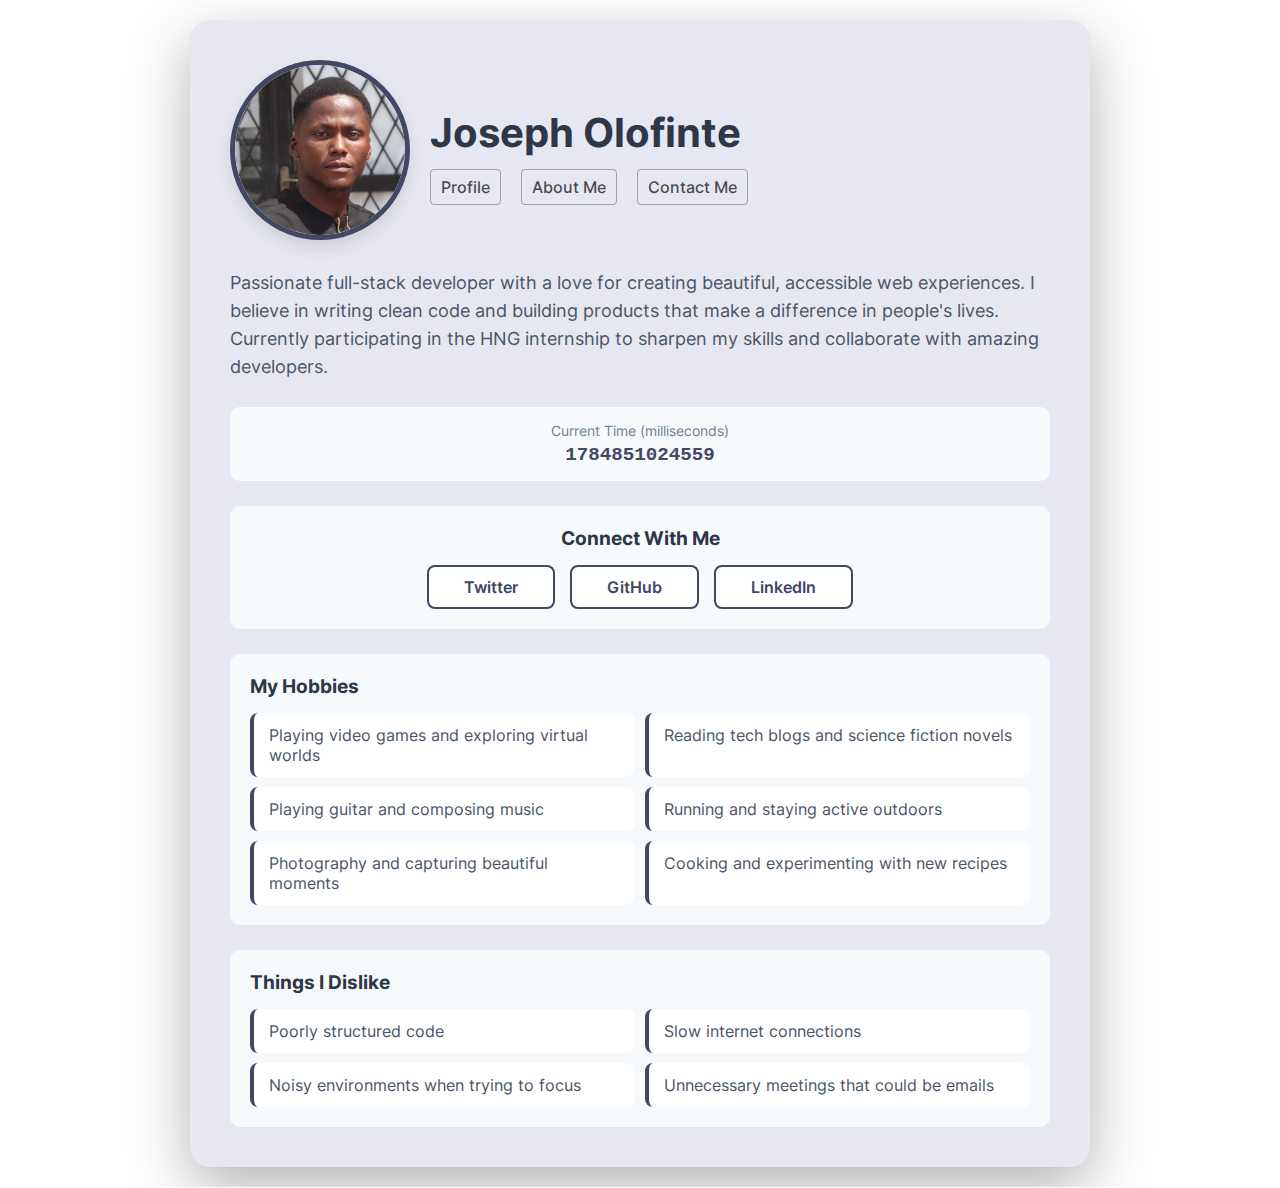
<file: index.html>
<!DOCTYPE html>
<html lang="en">
<head>
    <meta charset="UTF-8">
    <meta name="viewport" content="width=device-width, initial-scale=1.0">
    <title>Joseph Olofinte's Profile Card - HNG Internship</title>
    <link rel="stylesheet" href="./css/fonts.css">
    <link rel="stylesheet" href="./css/style.css">
</head>
<body>
    <article data-testid="test-profile-card" class="profile-card">
        <div class="card-content">

          <!-- Header section  -->
            <header>
                <figure>
                    <img 
                        src="./assets/images/avatar-joseph-olu.png" 
                        alt="Profile picture of Joseph Olofinte"
                        data-testid="test-user-avatar"
                        class="user-avatar"
                    >
                </figure>
                <div>
                    <h1 data-testid="test-user-name" class="user-name">Joseph Olofinte</h1>
                    <nav class="main-nav" role="navigation" aria-label="Main navigation">
                        <ul>
                            <li><a href="/">Profile</a></li>
                            <li><a href="/pages/about-me.html">About Me</a></li>
                            <li><a href="/pages/contact-me.html">Contact Me</a></li>
                        </ul>
                    </nav>
                    
                </div>
            </header>

            <!-- Biography -->
            <p data-testid="test-user-bio" class="user-bio">
                Passionate full-stack developer with a love for creating beautiful, accessible web experiences. 
                I believe in writing clean code and building products that make a difference in people's lives. 
                Currently participating in the HNG internship to sharpen my skills and collaborate with amazing developers.
            </p>

            <!-- Current Time -->
            <div class="time-section">
                <div class="time-label">Current Time (milliseconds)</div>
                <span data-testid="test-user-time" id="currentTime"></span>
            </div>

            <!-- Social Links -->
            <nav class="socials" data-testid="test-user-social-links" aria-label="Social media links">
                <h2>Connect With Me</h2>
                <ul>
                    <li>
                        <a 
                            href="https://twitter.com/johndoe" 
                            target="_blank" 
                            rel="noopener noreferrer"
                            data-testid="test-user-social-twitter"
                        >
                        Twitter
                        </a>
                    </li>
                    <li>
                        <a 
                            href="https://github.com/johndoe" 
                            target="_blank" 
                            rel="noopener noreferrer"
                            data-testid="test-user-social-github"
                        >
                       GitHub
                        </a>
                    </li>
                    <li>
                        <a 
                            href="https://linkedin.com/in/johndoe" 
                            target="_blank" 
                            rel="noopener noreferrer"
                            data-testid="test-user-social-linkedin"
                        >
                          LinkedIn
                        </a>
                    </li>
                </ul>
            </nav>

            <!-- Hobbies Section -->
            <section>
                <h2>My Hobbies</h2>
                <ul data-testid="test-user-hobbies">
                    <li>Playing video games and exploring virtual worlds</li>
                    <li>Reading tech blogs and science fiction novels</li>
                    <li> Playing guitar and composing music</li>
                    <li>Running and staying active outdoors</li>
                    <li>Photography and capturing beautiful moments</li>
                    <li>Cooking and experimenting with new recipes</li>
                </ul>
            </section>

            <!-- Dislikes Section -->
            <section data-testid="test-user-dislikes">
                <h2>Things I Dislike</h2>
                <ul>
                    <li>Poorly structured code</li>
                    <li>Slow internet connections</li>
                    <li>Noisy environments when trying to focus</li>
                    <li>Unnecessary meetings that could be emails</li>
                </ul>
            </section>
        </div>
      </atticle>

    <script>
        // Update current time in milliseconds
        function updateTime() {
            const timeElement = document.getElementById('currentTime');
            if (timeElement) {
                timeElement.textContent = Date.now();
            }
        }

        // Initial time update
        updateTime();

        // Update time every second
        setInterval(updateTime, 1000);

        // Ensure all links are keyboard accessible and have proper ARIA
        document.addEventListener('DOMContentLoaded', () => {
            const links = document.querySelectorAll('a');
            links.forEach(link => {
                // Ensure focus is visible
                link.addEventListener('focus', (e) => {
                    e.target.style.outline = '3px solid #764ba2';
                });
            });
        });
    </script>
</body>
</html>
</file>
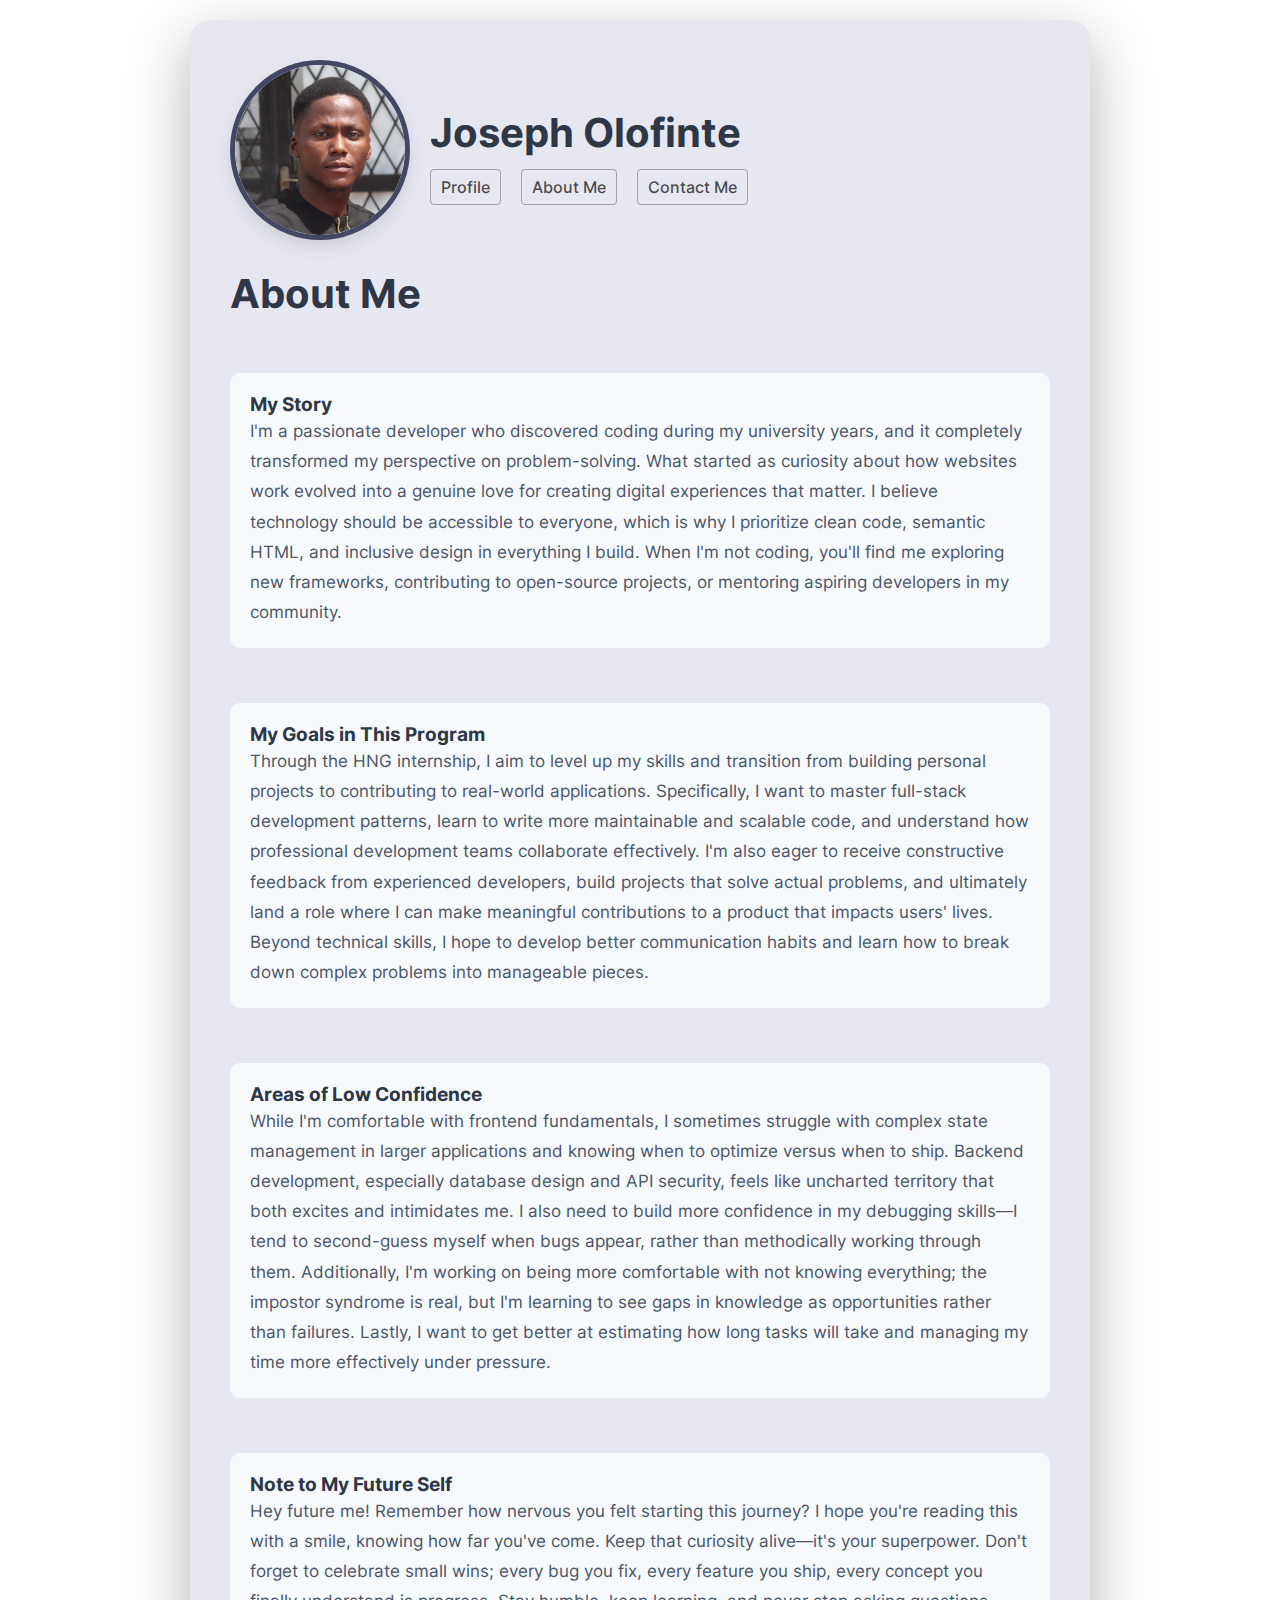
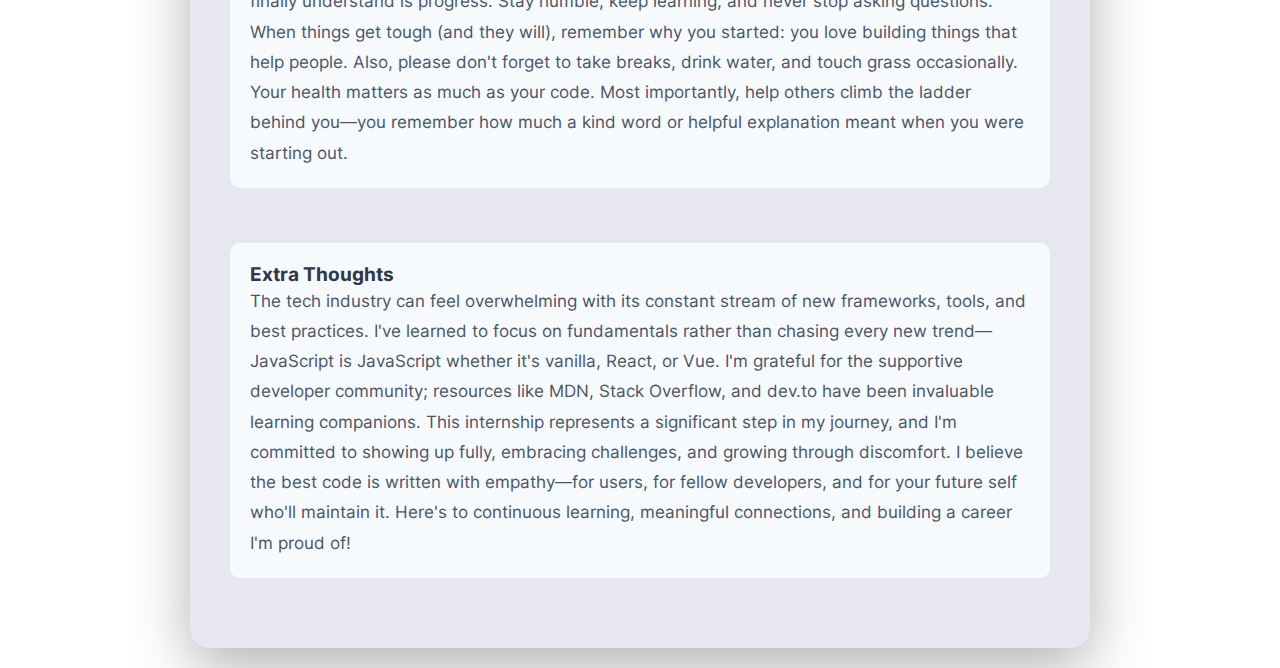
<file: pages/about-me.html>
<!DOCTYPE html>
<html lang="en">
  <head>
    <meta charset="UTF-8" />
    <meta name="viewport" content="width=device-width, initial-scale=1.0" />
    <title>About Me - HNG Internship</title>
    <link rel="stylesheet" href="../css/fonts.css" />
    <link rel="stylesheet" href="../css/style.css" />
  </head>
  <body>
    <main data-testid="test-about-page" class="about-card">
      <div class="card-content">
        <!-- Header section  -->
        <header>
          <figure>
            <img
              src="../assets/images/avatar-joseph-olu.png"
              alt="Profile picture of Joseph Olofinte"
              class="user-avatar" />
          </figure>
          <div>
            <h1 class="user-name">Joseph Olofinte</h1>
            <nav
              class="main-nav"
              role="navigation"
              aria-label="Main navigation">
              <ul>
                <li><a href="/">Profile</a></li>
                <li><a href="/pages/about-me.html">About Me</a></li>
                <li><a href="/pages/contact-me.html">Contact Me</a></li>
              </ul>
            </nav>
          </div>
        </header>

        <!-- Page Title -->
        <h2>About Me</h2>

        <section data-testid="test-about-bio">
          <h3>My Story</h3>
          <p>
            I'm a passionate developer who discovered coding during my
            university years, and it completely transformed my perspective on
            problem-solving. What started as curiosity about how websites work
            evolved into a genuine love for creating digital experiences that
            matter. I believe technology should be accessible to everyone, which
            is why I prioritize clean code, semantic HTML, and inclusive design
            in everything I build. When I'm not coding, you'll find me exploring
            new frameworks, contributing to open-source projects, or mentoring
            aspiring developers in my community.
          </p>
        </section>

        <section data-testid="test-about-goals">
          <h3>My Goals in This Program</h3>
          <p>
            Through the HNG internship, I aim to level up my skills and
            transition from building personal projects to contributing to
            real-world applications. Specifically, I want to master full-stack
            development patterns, learn to write more maintainable and scalable
            code, and understand how professional development teams collaborate
            effectively. I'm also eager to receive constructive feedback from
            experienced developers, build projects that solve actual problems,
            and ultimately land a role where I can make meaningful contributions
            to a product that impacts users' lives. Beyond technical skills, I
            hope to develop better communication habits and learn how to break
            down complex problems into manageable pieces.
          </p>
        </section>

        <section data-testid="test-about-confidence">
          <h3>Areas of Low Confidence</h3>
          <p>
            While I'm comfortable with frontend fundamentals, I sometimes
            struggle with complex state management in larger applications and
            knowing when to optimize versus when to ship. Backend development,
            especially database design and API security, feels like uncharted
            territory that both excites and intimidates me. I also need to build
            more confidence in my debugging skills—I tend to second-guess myself
            when bugs appear, rather than methodically working through them.
            Additionally, I'm working on being more comfortable with not knowing
            everything; the impostor syndrome is real, but I'm learning to see
            gaps in knowledge as opportunities rather than failures. Lastly, I
            want to get better at estimating how long tasks will take and
            managing my time more effectively under pressure.
          </p>
        </section>

        <section data-testid="test-about-future-note">
          <h3>Note to My Future Self</h3>
          <p>
            Hey future me! Remember how nervous you felt starting this journey?
            I hope you're reading this with a smile, knowing how far you've
            come. Keep that curiosity alive—it's your superpower. Don't forget
            to celebrate small wins; every bug you fix, every feature you ship,
            every concept you finally understand is progress. Stay humble, keep
            learning, and never stop asking questions. When things get tough
            (and they will), remember why you started: you love building things
            that help people. Also, please don't forget to take breaks, drink
            water, and touch grass occasionally. Your health matters as much as
            your code. Most importantly, help others climb the ladder behind
            you—you remember how much a kind word or helpful explanation meant
            when you were starting out.
          </p>
        </section>

        <section data-testid="test-about-extra">
          <h3>Extra Thoughts</h3>
          <p>
            The tech industry can feel overwhelming with its constant stream of
            new frameworks, tools, and best practices. I've learned to focus on
            fundamentals rather than chasing every new trend—JavaScript is
            JavaScript whether it's vanilla, React, or Vue. I'm grateful for the
            supportive developer community; resources like MDN, Stack Overflow,
            and dev.to have been invaluable learning companions. This internship
            represents a significant step in my journey, and I'm committed to
            showing up fully, embracing challenges, and growing through
            discomfort. I believe the best code is written with empathy—for
            users, for fellow developers, and for your future self who'll
            maintain it. Here's to continuous learning, meaningful connections,
            and building a career I'm proud of!
          </p>
        </section>
      </div>
    </main>
  </body>
</html>
</file>
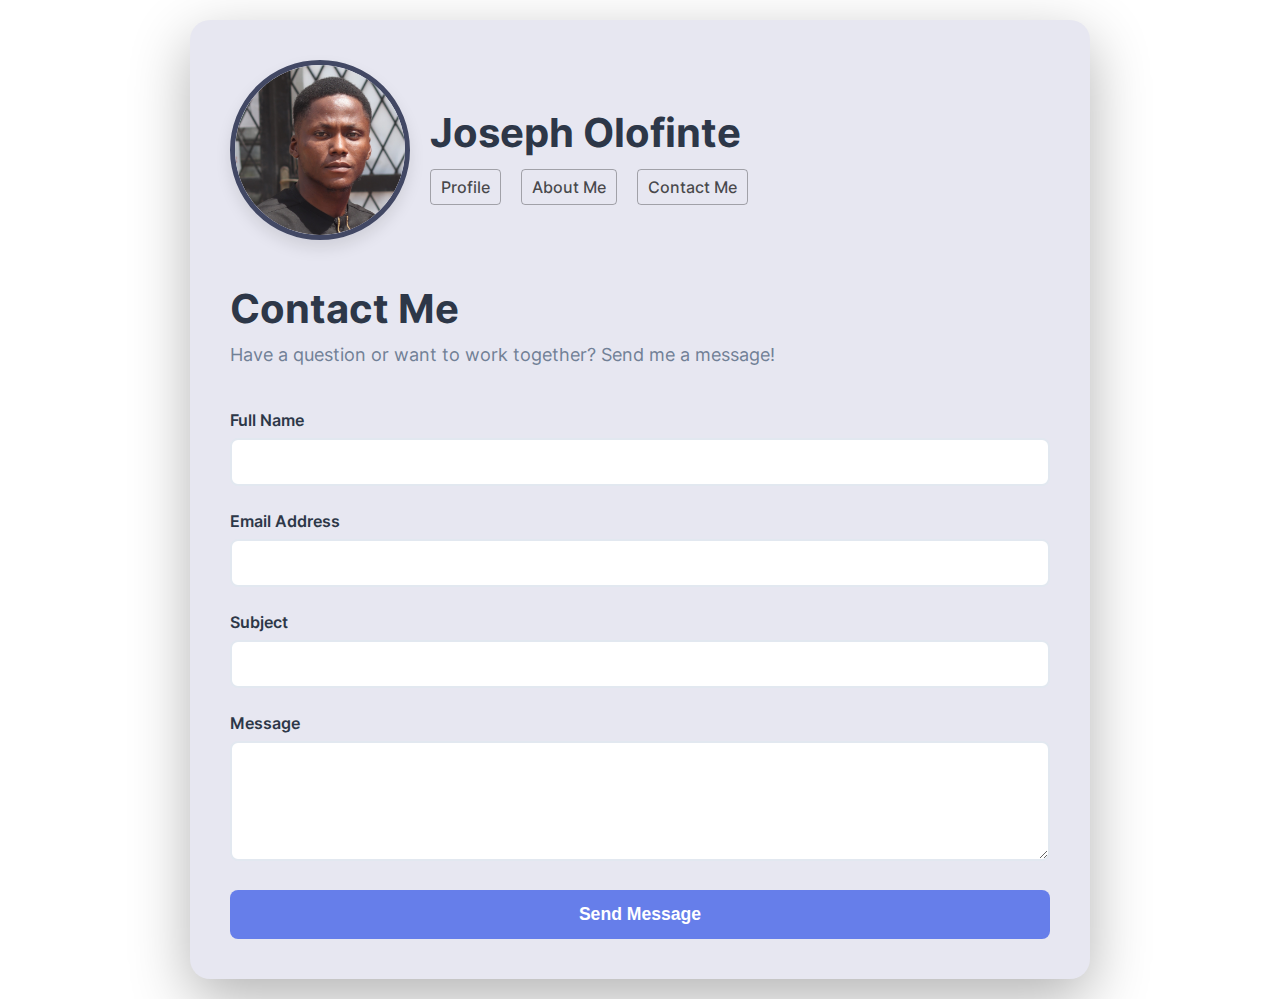
<file: pages/contact-me.html>
<!DOCTYPE html>
<html lang="en">
  <head>
    <meta charset="UTF-8" />
    <meta name="viewport" content="width=device-width, initial-scale=1.0" />
    <title>Contact Me - HNG Internship</title>
    <link rel="stylesheet" href="../css/fonts.css" />
    <link rel="stylesheet" href="../css/style.css" />
  </head>
  <body>
    <main class="contact-card">
      <div class="card-content">
        <!-- Header section  -->
        <header>
          <figure>
            <img
              src="../assets/images/avatar-joseph-olu.png"
              alt="Profile picture of Joseph Olofinte"
              class="user-avatar" />
          </figure>
          <div>
            <h1 class="user-name">Joseph Olofinte</h1>
            <nav
              class="main-nav"
              role="navigation"
              aria-label="Main navigation">
              <ul>
                <li><a href="/">Profile</a></li>
                <li><a href="/pages/about-me.html">About Me</a></li>
                <li><a href="/pages/contact-me.html">Contact Me</a></li>
              </ul>
            </nav>
          </div>
        </header>

        <!-- Page Title -->
        <h2>Contact Me</h2>
        <p>Have a question or want to work together? Send me a message!</p>

        <div
          data-testid="test-contact-success"
          class="success-message"
          id="successMessage">
          Thank you for your message! I'll get back to you as soon as possible.
        </div>

        <form id="contactForm" novalidate>
          <div class="form-group">
            <label for="contactName">Full Name</label>
            <input
              type="text"
              id="contactName"
              data-testid="test-contact-name"
              aria-describedby="nameError"
              required />
            <div
              id="nameError"
              class="error-message"
              data-testid="test-contact-error-name"
              role="alert"></div>
          </div>

          <div class="form-group">
            <label for="contactEmail">Email Address</label>
            <input
              type="email"
              id="contactEmail"
              data-testid="test-contact-email"
              aria-describedby="emailError"
              required />
            <div
              id="emailError"
              class="error-message"
              data-testid="test-contact-error-email"
              role="alert"></div>
          </div>

          <div class="form-group">
            <label for="contactSubject">Subject</label>
            <input
              type="text"
              id="contactSubject"
              data-testid="test-contact-subject"
              aria-describedby="subjectError"
              required />
            <div
              id="subjectError"
              class="error-message"
              data-testid="test-contact-error-subject"
              role="alert"></div>
          </div>

          <div class="form-group">
            <label for="contactMessage">Message</label>
            <textarea
              id="contactMessage"
              data-testid="test-contact-message"
              aria-describedby="messageError"
              required></textarea>
            <div
              id="messageError"
              class="error-message"
              data-testid="test-contact-error-message"
              role="alert"></div>
          </div>

          <button
            type="submit"
            data-testid="test-contact-submit"
            class="form-btn">
            Send Message
          </button>
        </form>
      </div>
    </main>

    <script>
      // Contact Form Validation
      const contactForm = document.getElementById('contactForm');
      const nameInput = document.getElementById('contactName');
      const emailInput = document.getElementById('contactEmail');
      const subjectInput = document.getElementById('contactSubject');
      const messageInput = document.getElementById('contactMessage');
      const successMessage = document.getElementById('successMessage');

      function validateEmail(email) {
        const emailRegex = /^[^\s@]+@[^\s@]+\.[^\s@]+$/;
        return emailRegex.test(email);
      }

      function showError(input, errorElement, message) {
        input.classList.add('error');
        errorElement.textContent = message;
        errorElement.classList.add('show');
      }

      function clearError(input, errorElement) {
        input.classList.remove('error');
        errorElement.textContent = '';
        errorElement.classList.remove('show');
      }

      function validateForm() {
        let isValid = true;

        // Clear previous success message
        successMessage.classList.remove('show');

        // Validate name
        if (nameInput.value.trim() === '') {
          showError(
            nameInput,
            document.getElementById('nameError'),
            'Full name is required'
          );
          isValid = false;
        } else {
          clearError(nameInput, document.getElementById('nameError'));
        }

        // Validate email
        if (emailInput.value.trim() === '') {
          showError(
            emailInput,
            document.getElementById('emailError'),
            'Email address is required'
          );
          isValid = false;
        } else if (!validateEmail(emailInput.value.trim())) {
          showError(
            emailInput,
            document.getElementById('emailError'),
            'Please enter a valid email address (e.g., name@example.com)'
          );
          isValid = false;
        } else {
          clearError(emailInput, document.getElementById('emailError'));
        }

        // Validate subject
        if (subjectInput.value.trim() === '') {
          showError(
            subjectInput,
            document.getElementById('subjectError'),
            'Subject is required'
          );
          isValid = false;
        } else {
          clearError(subjectInput, document.getElementById('subjectError'));
        }

        // Validate message
        if (messageInput.value.trim() === '') {
          showError(
            messageInput,
            document.getElementById('messageError'),
            'Message is required'
          );
          isValid = false;
        } else if (messageInput.value.trim().length < 10) {
          showError(
            messageInput,
            document.getElementById('messageError'),
            'Message must be at least 10 characters long'
          );
          isValid = false;
        } else {
          clearError(messageInput, document.getElementById('messageError'));
        }

        return isValid;
      }

      contactForm.addEventListener('submit', (e) => {
        e.preventDefault();

        if (validateForm()) {
          // Show success message
          successMessage.classList.add('show');

          // Reset form
          contactForm.reset();

          // Scroll to success message
          successMessage.scrollIntoView({
            behavior: 'smooth',
            block: 'nearest',
          });
        }
      });

      // Real-time validation on blur
      nameInput.addEventListener('blur', () => {
        if (nameInput.value.trim() === '') {
          showError(
            nameInput,
            document.getElementById('nameError'),
            'Full name is required'
          );
        } else {
          clearError(nameInput, document.getElementById('nameError'));
        }
      });

      emailInput.addEventListener('blur', () => {
        if (emailInput.value.trim() === '') {
          showError(
            emailInput,
            document.getElementById('emailError'),
            'Email address is required'
          );
        } else if (!validateEmail(emailInput.value.trim())) {
          showError(
            emailInput,
            document.getElementById('emailError'),
            'Please enter a valid email address (e.g., name@example.com)'
          );
        } else {
          clearError(emailInput, document.getElementById('emailError'));
        }
      });

      subjectInput.addEventListener('blur', () => {
        if (subjectInput.value.trim() === '') {
          showError(
            subjectInput,
            document.getElementById('subjectError'),
            'Subject is required'
          );
        } else {
          clearError(subjectInput, document.getElementById('subjectError'));
        }
      });

      messageInput.addEventListener('blur', () => {
        if (messageInput.value.trim() === '') {
          showError(
            messageInput,
            document.getElementById('messageError'),
            'Message is required'
          );
        } else if (messageInput.value.trim().length < 10) {
          showError(
            messageInput,
            document.getElementById('messageError'),
            'Message must be at least 10 characters long'
          );
        } else {
          clearError(messageInput, document.getElementById('messageError'));
        }
      });
    </script>
  </body>
</html>
</file>
<file: css/fonts.css>
@font-face {
    font-display: swap; 
    font-family: 'Inter';
    font-style: normal;
    src: url('../assets/fonts/Inter-VariableFont_slnt\,wght.ttf') format('truetype'); 
  }
</file>
<file: css/style.css>
* {
  margin: 0;
  padding: 0;
  box-sizing: border-box;
}

body {
  font-family: 'Inter', Tahoma, Geneva, Verdana, sans-serif;
  background: rgb(255, 255, 255);
  min-height: 100vh;
  display: flex;
  align-items: center;
  justify-content: center;
  padding: 20px;
}

h1,
h2,
h3 {
  color: #2d3748;
}

.profile-card,
.about-card,
.contact-card {
  background: rgb(231, 231, 241);
  border-radius: 20px;
  box-shadow: 0 20px 60px rgba(0, 0, 0, 0.3);
  max-width: 900px;
  width: 100%;
  overflow: hidden;
}

.card-content {
  padding: 30px;
  display: flex;
  flex-direction: column;
  gap: 25px;
}

/* Header section */
header {
  display: flex;
  flex-direction: column;
  align-items: center;
  gap: 20px;
}

figure {
  margin: 0;
}

.user-avatar {
  width: 150px;
  height: 150px;
  border-radius: 50%;
  object-fit: cover;
  border: 5px solid #424864;
  box-shadow: 0 8px 16px rgba(0, 0, 0, 0.1);
}

.user-name {
  font-size: 2rem;
  color: #2d3748;
  text-align: center;
}

.main-nav {
  background: transparent;
  padding-top: 20px;
  border-radius: 10px;
}

.main-nav ul {
  list-style: none;
  display: flex;
  align-items: center;
  gap: 20px;
  flex-wrap: wrap;
  justify-content: center;
}

.main-nav ul a {
  text-decoration: none;
  color: rgba(0, 0, 0, 0.7);
  font-weight: 500;
  font-size: 16px;
  padding-block: 7px;
  padding-inline: 10px;
  border: 1px solid rgba(0, 0, 0, 0.3);
  border-radius: 4px;
}

/* Bio section */
.user-bio {
  font-size: 1.1rem;
  line-height: 1.6;
  color: #4a5568;
  text-align: center;
}

/* Time display */
.time-section {
  background: #f7fafc;
  padding: 15px;
  border-radius: 10px;
  text-align: center;
}

.time-label {
  font-size: 0.9rem;
  color: #718096;
  margin-bottom: 5px;
}

#currentTime {
  font-size: 1.2rem;
  font-weight: 600;
  color: #424864;
  font-family: monospace;
}

/* Social links */
.socials {
  background: #f7fafc;
  padding: 20px;
  border-radius: 10px;
}

.socials h2 {
  font-size: 1.2rem;
  color: #2d3748;
  margin-bottom: 15px;
  text-align: center;
}

.socials ul {
  list-style: none;
  display: flex;
  gap: 15px;
  flex-wrap: wrap;
  justify-content: center;
}

.socials a {
  display: inline-flex;
  align-items: center;
  gap: 8px;
  padding: 10px 35px;
  background: white;
  color: #424864;
  text-decoration: none;
  border-radius: 8px;
  font-weight: 600;
  transition: all 0.3s ease;
  border: 2px solid #424864;
}

.socials a:hover {
  background: #424864;
  color: white;
  transform: translateY(-2px);
  box-shadow: 0 4px 12px rgba(102, 126, 234, 0.4);
}

.socials a:focus {
  outline: 3px solid #764ba2;
  outline-offset: 2px;
}

/* Hobbies and Dislikes sections */
section {
  background: #f7fafc;
  padding: 20px;
  border-radius: 10px;
}

section h2 {
  font-size: 1.2rem;
  color: #2d3748;
  margin-bottom: 15px;
}

section ul {
  list-style: none;
  display: grid;
  gap: 10px;
}

section li {
  padding: 12px 15px;
  background: white;
  border-radius: 8px;
  color: #4a5568;
  border-left: 4px solid #424864;
  transition: transform 0.2s ease;
}

section li:hover {
  transform: translateX(5px);
}

/* Responsive design */
@media (min-width: 768px) {
  header {
    flex-direction: row;
    text-align: left;
    align-items: center;
  }

  .user-name {
    text-align: left;
  }

  .user-bio {
    text-align: left;
  }

  .card-content {
    padding: 40px;
  }

  section ul {
    grid-template-columns: repeat(2, 1fr);
  }
}

@media (min-width: 1024px) {
  .user-avatar {
    width: 180px;
    height: 180px;
  }

  .user-name {
    font-size: 2.5rem;
  }
}

/* Accessibility improvements */
*:focus {
  outline: 3px solid #764ba2;
  outline-offset: 2px;
}

@media (prefers-reduced-motion: reduce) {
  * {
    animation: none !important;
    transition: none !important;
  }
}

/* About Page Styles */
.about-card h2 {
  font-size: 2.5rem;
  color: #2d3748;
  margin-bottom: 30px;
}

.about-card section {
  margin-bottom: 30px;
}

.about-card section h2 {
  font-size: 1.8rem;
  margin-bottom: 15px;
}

.about-card section p {
  color: #4a5568;
  line-height: 1.8;
  font-size: 1.05rem;
}



/* Contact Page Styles */

.contact-card h2 {
  font-size: 2.5rem;
  color: #2d3748;
  line-height: 0.5;
  padding-top: 30px;
}


.contact-card p {
  color: #718096;
  margin-bottom: 20px;
  font-size: 1.1rem;
}

.form-group {
  margin-bottom: 25px;
}

.form-group label {
  display: block;
  font-weight: 600;
  color: #2d3748;
  margin-bottom: 8px;
  font-size: 1rem;
}

.form-group input,
.form-group textarea {
  width: 100%;
  padding: 12px 15px;
  border: 2px solid #e2e8f0;
  border-radius: 8px;
  font-size: 1rem;
  font-family: inherit;
  transition: all 0.3s ease;
}

.form-group input:focus,
.form-group textarea:focus {
  outline: none;
  border-color: #667eea;
  box-shadow: 0 0 0 3px rgba(102, 126, 234, 0.1);
}

.form-group textarea {
  resize: vertical;
  min-height: 120px;
}

.form-group input.error,
.form-group textarea.error {
  border-color: #fc8181;
}

.error-message {
  color: #e53e3e;
  font-size: 0.875rem;
  margin-top: 6px;
  display: none;
}

.error-message.show {
  display: block;
}

.success-message {
  background: #c6f6d5;
  border: 2px solid #48bb78;
  color: #22543d;
  padding: 15px 20px;
  border-radius: 8px;
  margin-bottom: 20px;
  display: none;
}

.success-message.show {
  display: block;
}

.form-btn {
  background: #667eea;
  color: white;
  border: none;
  padding: 14px 32px;
  font-size: 1.1rem;
  font-weight: 600;
  border-radius: 8px;
  cursor: pointer;
  transition: all 0.3s ease;
  width: 100%;
}

.form-btn:hover {
  background: #5568d3;
  transform: translateY(-2px);
  box-shadow: 0 4px 12px rgba(102, 126, 234, 0.4);
}

.form-btn:focus {
  outline: 3px solid #764ba2;
  outline-offset: 2px;
}

.form-btn:active {
  transform: translateY(0);
}
</file>
